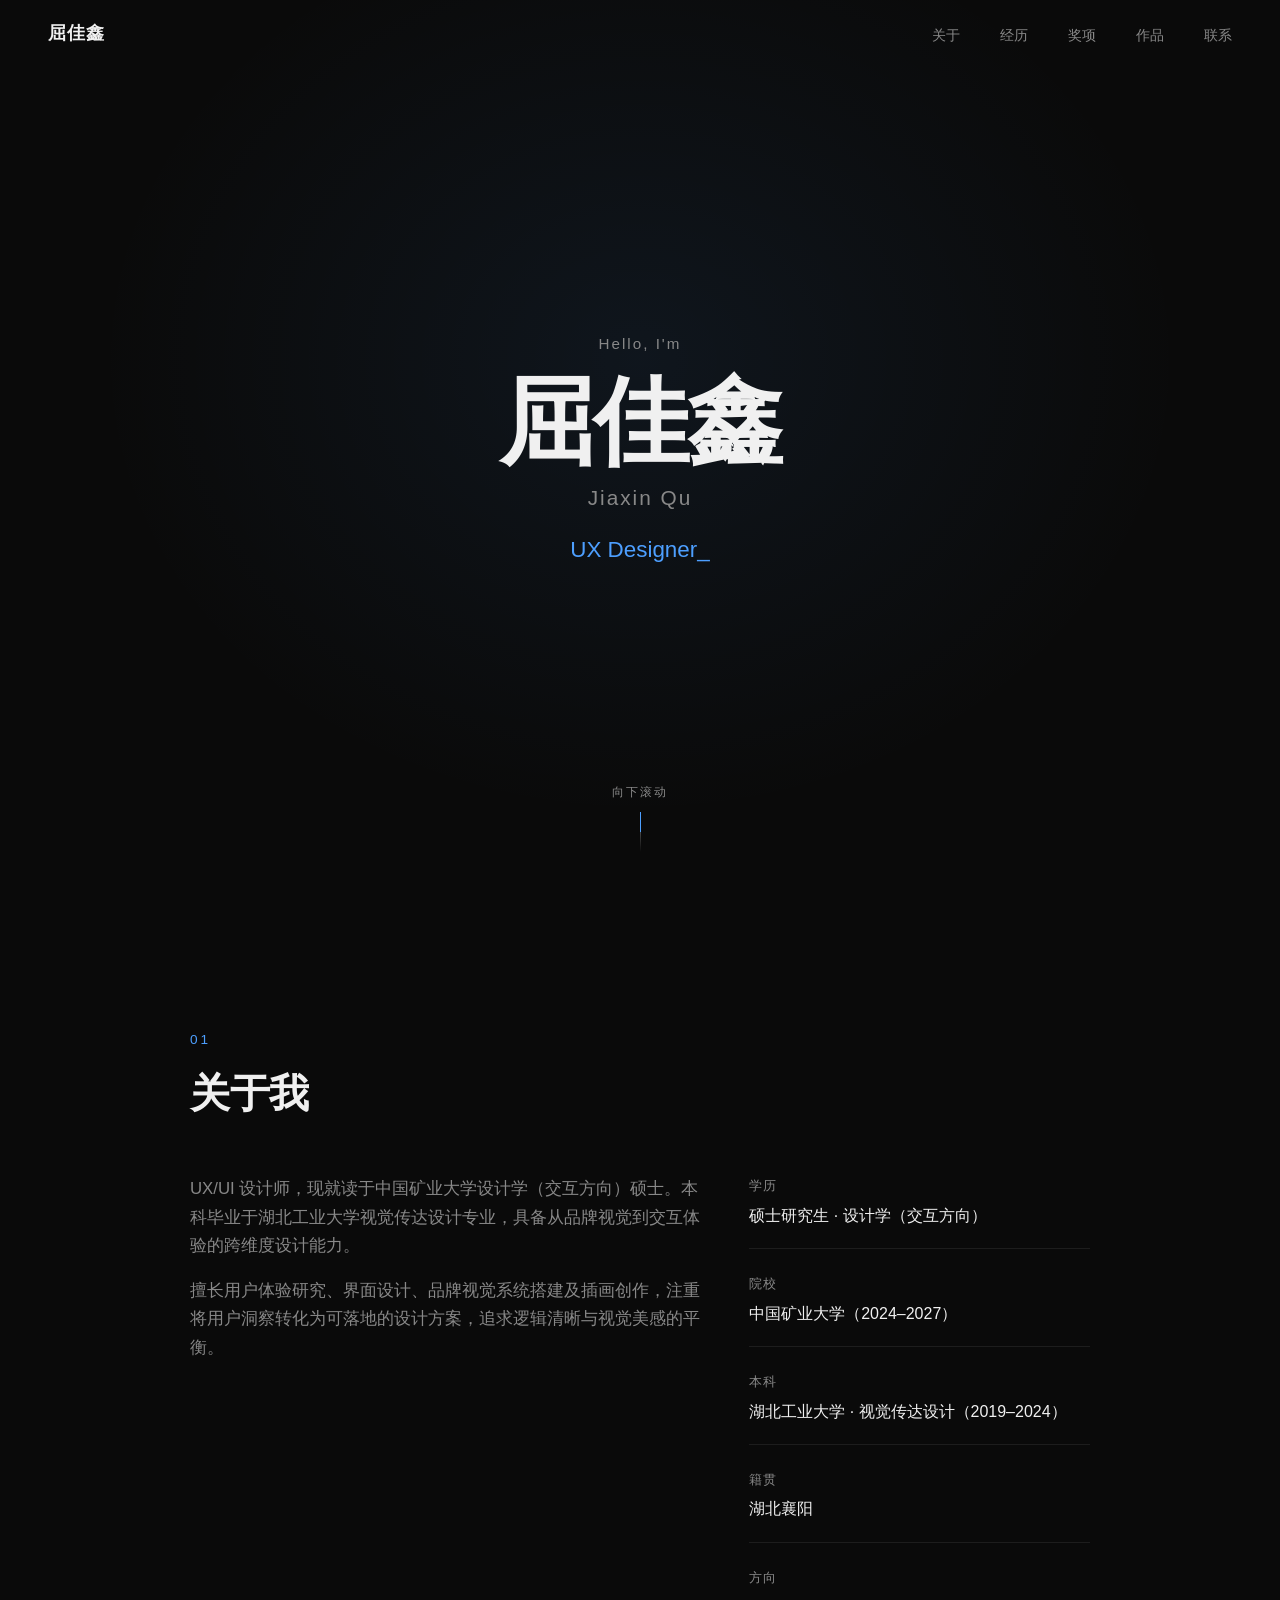
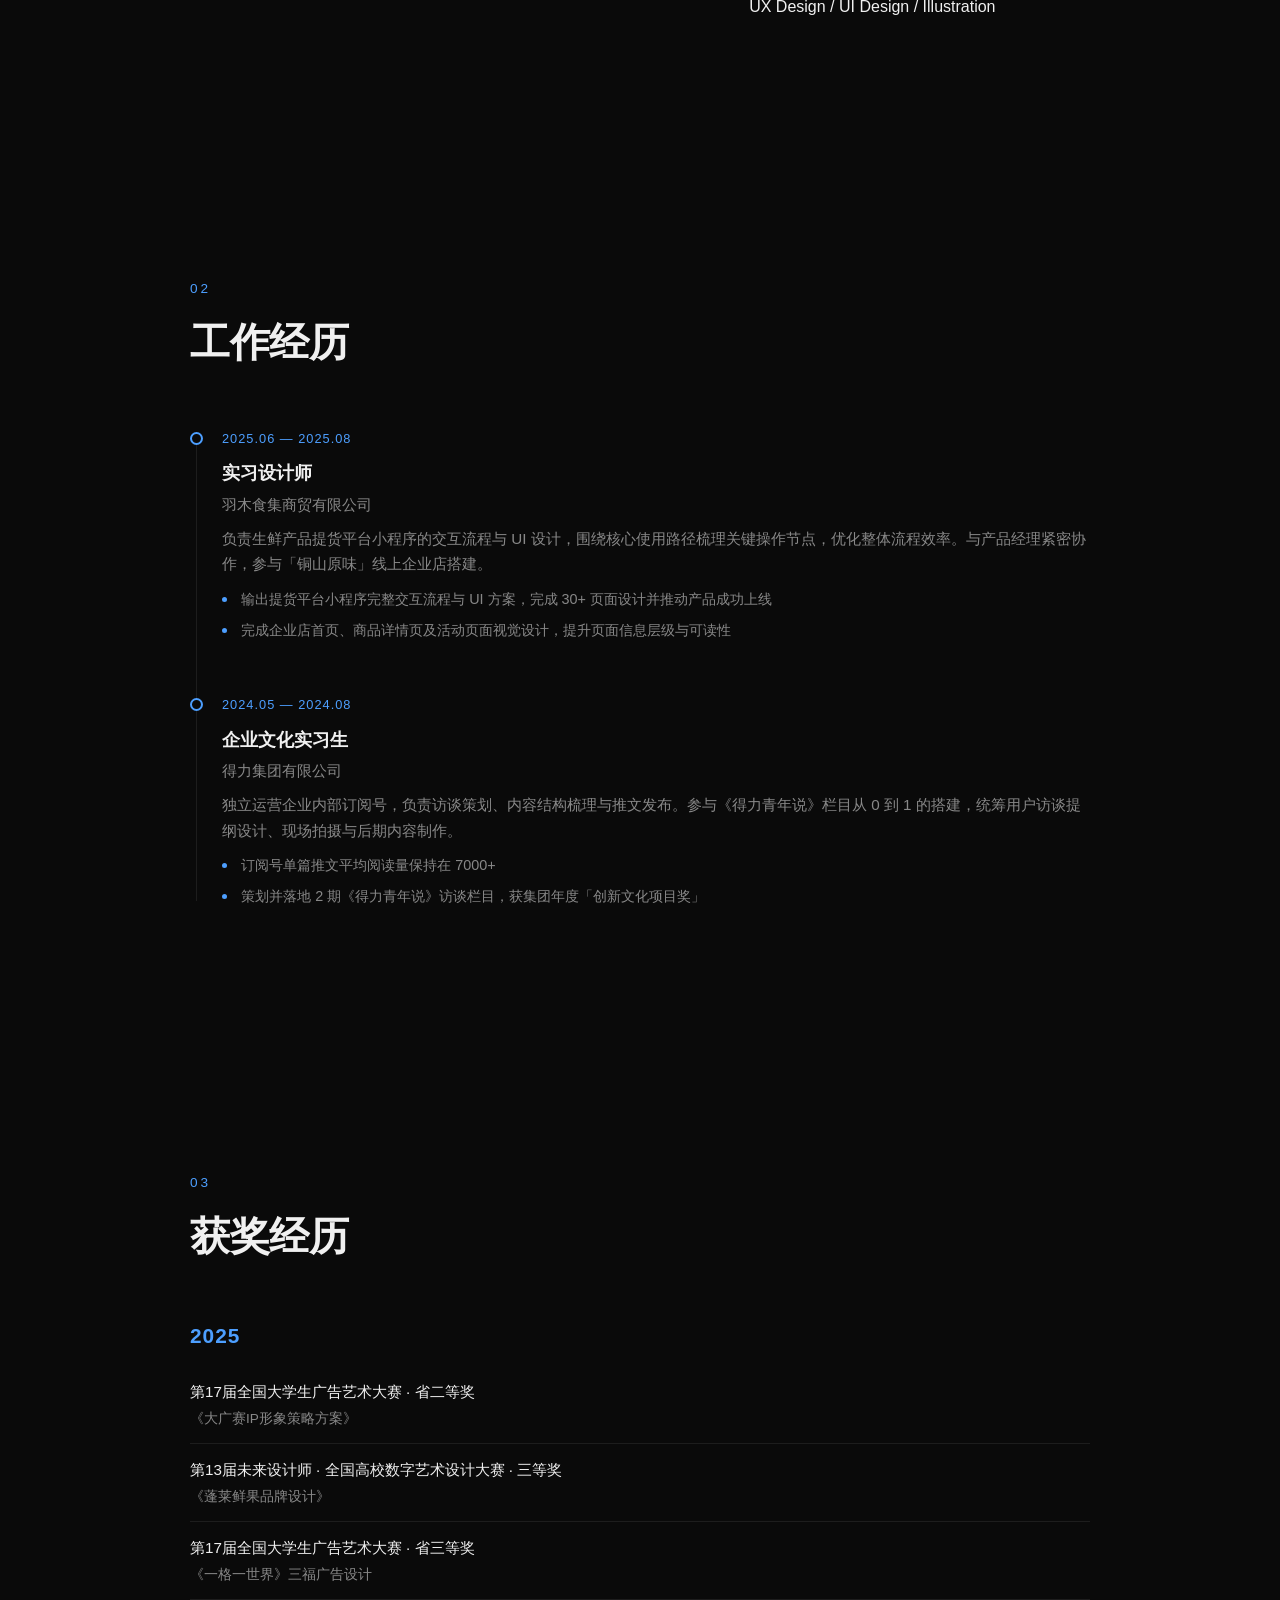
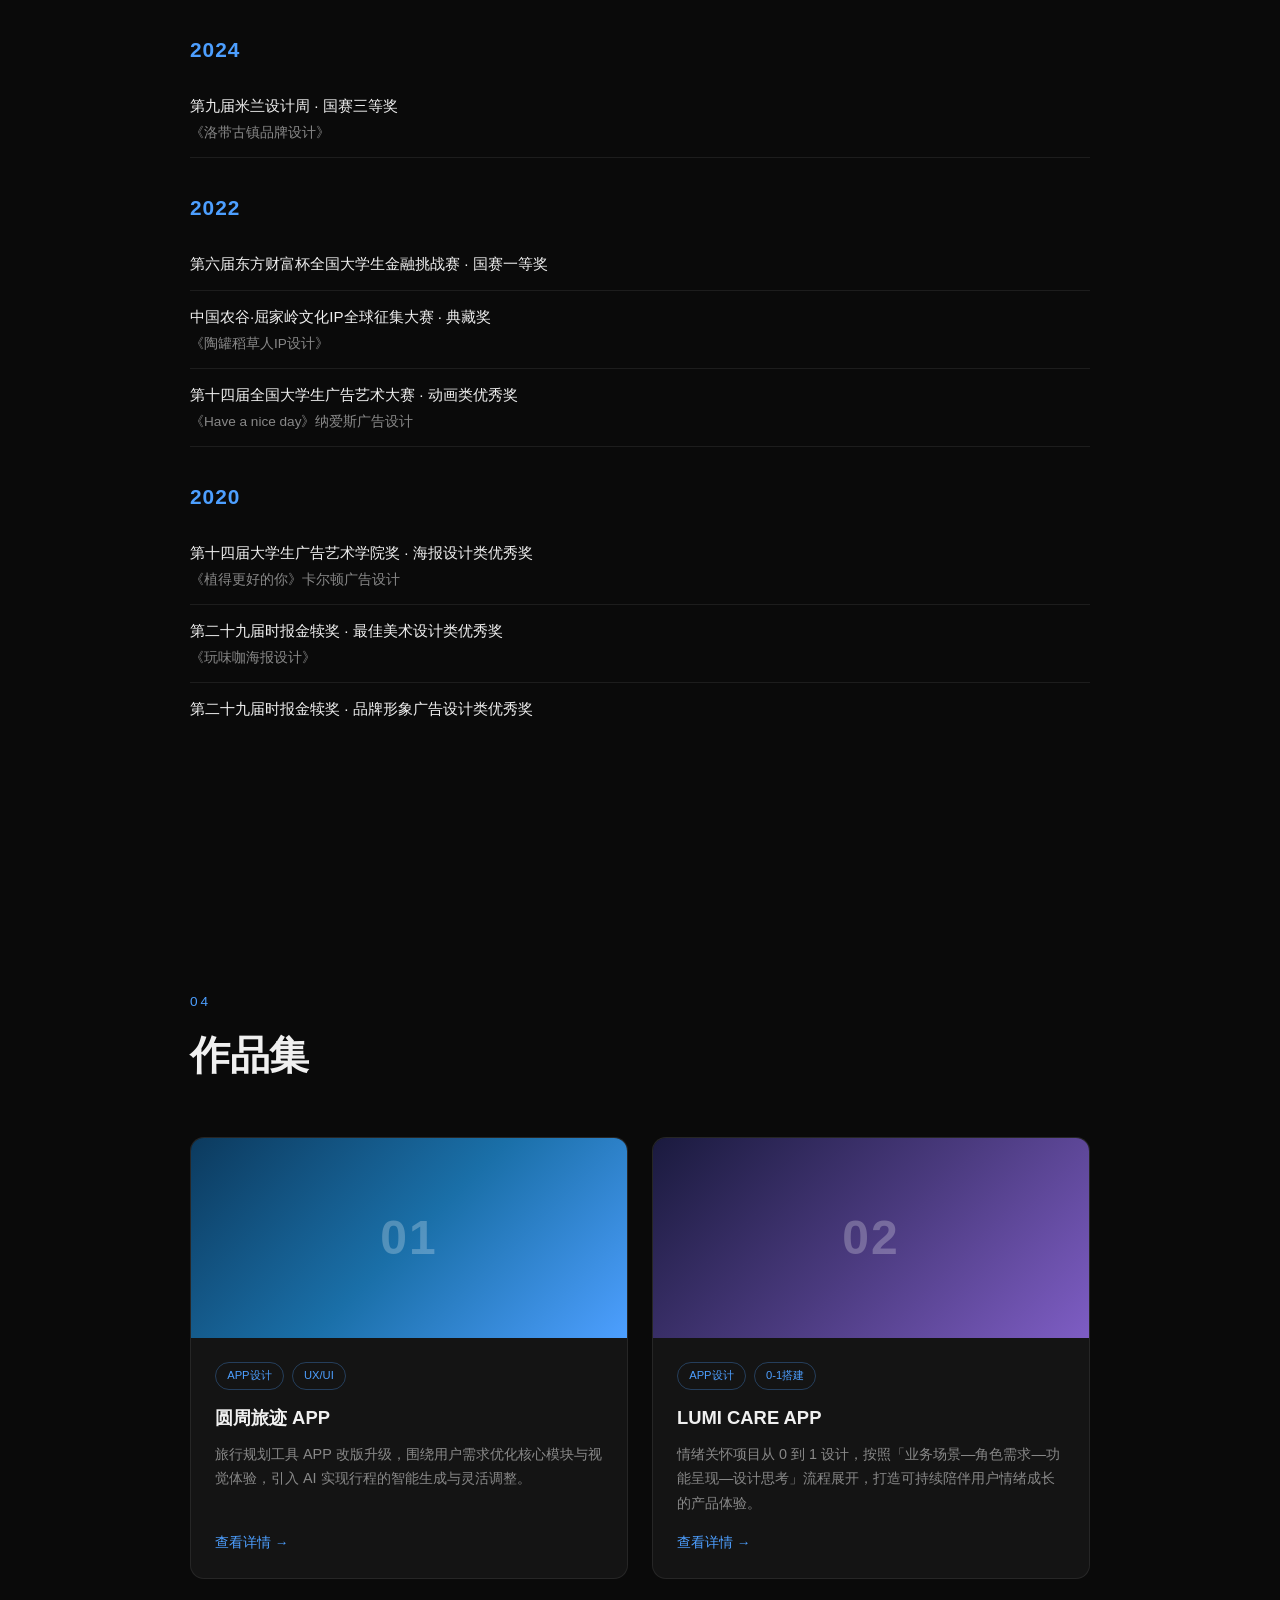
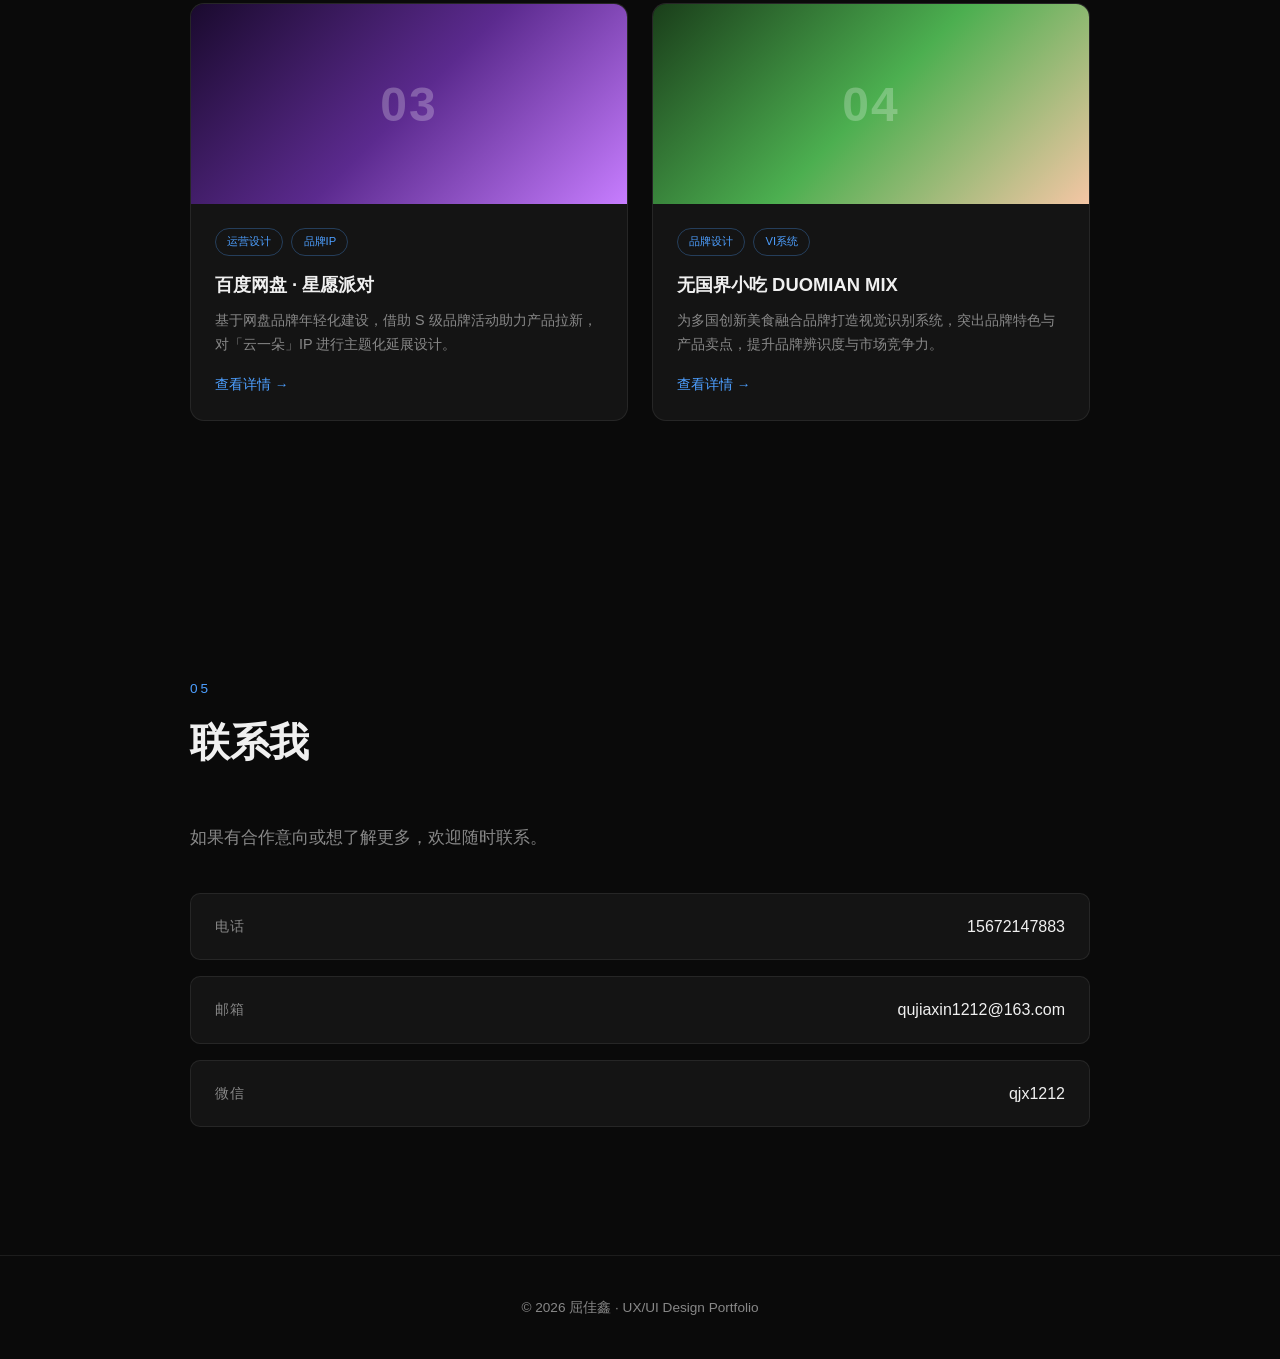
<file: index.html>
<!DOCTYPE html>
<html lang="zh-CN" style="color-scheme: dark;">
<head>
  <meta charset="UTF-8">
  <meta name="viewport" content="width=device-width, initial-scale=1.0">
  <meta name="description" content="屈佳鑫的个人作品集 — UX/UI设计师，展示项目经历、技能与联系方式。">
  <meta name="theme-color" content="#0a0a0a">
  <title>屈佳鑫 | 个人作品集</title>
  <link rel="stylesheet" href="css/style.css">
</head>
<body>

  <a href="#home" class="skip-link">跳到主要内容</a>

  <div class="loader" id="loader">
    <div class="loader-text">Loading…</div>
  </div>

  <nav class="navbar" id="navbar">
    <a href="#home" class="nav-logo" translate="no">屈佳鑫</a>
    <ul class="nav-links" id="navLinks">
      <li><a href="#about" class="nav-link">关于</a></li>
      <li><a href="#experience" class="nav-link">经历</a></li>
      <li><a href="#awards" class="nav-link">奖项</a></li>
      <li><a href="#works" class="nav-link">作品</a></li>
      <li><a href="#contact" class="nav-link">联系</a></li>
    </ul>
    <button class="menu-toggle" id="menuToggle" aria-label="打开菜单" aria-expanded="false">
      <span></span><span></span><span></span>
    </button>
  </nav>

  <div class="scroll-progress" id="scrollProgress" aria-hidden="true"></div>

  <header id="home" class="hero">
    <div class="hero-bg" aria-hidden="true"></div>
    <div class="hero-content">
      <p class="hero-greeting">Hello, I'm</p>
      <h1 class="hero-name" translate="no">屈佳鑫</h1>
      <p class="hero-subname">Jiaxin Qu</p>
      <p class="hero-typed"><span id="typed"></span><span class="cursor" aria-hidden="true">_</span></p>
      <div class="hero-scroll" aria-hidden="true">
        <span>向下滚动</span>
        <div class="scroll-line"></div>
      </div>
    </div>
  </header>

  <main>
    <!-- 关于我 -->
    <section id="about" class="section">
      <div class="section-inner">
        <p class="section-index">01</p>
        <h2 class="section-title">关于我</h2>
        <div class="about-grid">
          <div class="about-text">
            <p>UX/UI 设计师，现就读于中国矿业大学设计学（交互方向）硕士。本科毕业于湖北工业大学视觉传达设计专业，具备从品牌视觉到交互体验的跨维度设计能力。</p>
            <p>擅长用户体验研究、界面设计、品牌视觉系统搭建及插画创作，注重将用户洞察转化为可落地的设计方案，追求逻辑清晰与视觉美感的平衡。</p>
          </div>
          <div class="about-info">
            <div class="info-item">
              <span class="info-label">学历</span>
              <span class="info-value">硕士研究生 · 设计学（交互方向）</span>
            </div>
            <div class="info-item">
              <span class="info-label">院校</span>
              <span class="info-value">中国矿业大学（2024–2027）</span>
            </div>
            <div class="info-item">
              <span class="info-label">本科</span>
              <span class="info-value">湖北工业大学 · 视觉传达设计（2019–2024）</span>
            </div>
            <div class="info-item">
              <span class="info-label">籍贯</span>
              <span class="info-value">湖北襄阳</span>
            </div>
            <div class="info-item">
              <span class="info-label">方向</span>
              <span class="info-value">UX Design / UI Design / Illustration</span>
            </div>
          </div>
        </div>
      </div>
    </section>

    <!-- 工作经历 -->
    <section id="experience" class="section">
      <div class="section-inner">
        <p class="section-index">02</p>
        <h2 class="section-title">工作经历</h2>
        <div class="timeline">
          <div class="timeline-item">
            <div class="timeline-dot" aria-hidden="true"></div>
            <div class="timeline-content">
              <span class="timeline-date">2025.06 — 2025.08</span>
              <h3>实习设计师</h3>
              <p class="timeline-org">羽木食集商贸有限公司</p>
              <div class="timeline-desc">
                <p>负责生鲜产品提货平台小程序的交互流程与 UI 设计，围绕核心使用路径梳理关键操作节点，优化整体流程效率。与产品经理紧密协作，参与「铜山原味」线上企业店搭建。</p>
                <ul class="timeline-achievements">
                  <li>输出提货平台小程序完整交互流程与 UI 方案，完成 30+ 页面设计并推动产品成功上线</li>
                  <li>完成企业店首页、商品详情页及活动页面视觉设计，提升页面信息层级与可读性</li>
                </ul>
              </div>
            </div>
          </div>
          <div class="timeline-item">
            <div class="timeline-dot" aria-hidden="true"></div>
            <div class="timeline-content">
              <span class="timeline-date">2024.05 — 2024.08</span>
              <h3>企业文化实习生</h3>
              <p class="timeline-org">得力集团有限公司</p>
              <div class="timeline-desc">
                <p>独立运营企业内部订阅号，负责访谈策划、内容结构梳理与推文发布。参与《得力青年说》栏目从 0 到 1 的搭建，统筹用户访谈提纲设计、现场拍摄与后期内容制作。</p>
                <ul class="timeline-achievements">
                  <li>订阅号单篇推文平均阅读量保持在 7000+</li>
                  <li>策划并落地 2 期《得力青年说》访谈栏目，获集团年度「创新文化项目奖」</li>
                </ul>
              </div>
            </div>
          </div>
        </div>
      </div>
    </section>

    <!-- 奖项 -->
    <section id="awards" class="section">
      <div class="section-inner">
        <p class="section-index">03</p>
        <h2 class="section-title">获奖经历</h2>
        <div class="awards-list">
          <div class="award-year">2025</div>
          <div class="award-item">
            <span class="award-title">第17届全国大学生广告艺术大赛 · 省二等奖</span>
            <span class="award-project">《大广赛IP形象策略方案》</span>
          </div>
          <div class="award-item">
            <span class="award-title">第13届未来设计师 · 全国高校数字艺术设计大赛 · 三等奖</span>
            <span class="award-project">《蓬莱鲜果品牌设计》</span>
          </div>
          <div class="award-item">
            <span class="award-title">第17届全国大学生广告艺术大赛 · 省三等奖</span>
            <span class="award-project">《一格一世界》三福广告设计</span>
          </div>

          <div class="award-year">2024</div>
          <div class="award-item">
            <span class="award-title">第九届米兰设计周 · 国赛三等奖</span>
            <span class="award-project">《洛带古镇品牌设计》</span>
          </div>

          <div class="award-year">2022</div>
          <div class="award-item">
            <span class="award-title">第六届东方财富杯全国大学生金融挑战赛 · 国赛一等奖</span>
          </div>
          <div class="award-item">
            <span class="award-title">中国农谷·屈家岭文化IP全球征集大赛 · 典藏奖</span>
            <span class="award-project">《陶罐稻草人IP设计》</span>
          </div>
          <div class="award-item">
            <span class="award-title">第十四届全国大学生广告艺术大赛 · 动画类优秀奖</span>
            <span class="award-project">《Have a nice day》纳爱斯广告设计</span>
          </div>

          <div class="award-year">2020</div>
          <div class="award-item">
            <span class="award-title">第十四届大学生广告艺术学院奖 · 海报设计类优秀奖</span>
            <span class="award-project">《植得更好的你》卡尔顿广告设计</span>
          </div>
          <div class="award-item">
            <span class="award-title">第二十九届时报金犊奖 · 最佳美术设计类优秀奖</span>
            <span class="award-project">《玩味咖海报设计》</span>
          </div>
          <div class="award-item">
            <span class="award-title">第二十九届时报金犊奖 · 品牌形象广告设计类优秀奖</span>
          </div>
        </div>
      </div>
    </section>

    <!-- 作品 -->
    <section id="works" class="section">
      <div class="section-inner">
        <p class="section-index">04</p>
        <h2 class="section-title">作品集</h2>

        <div class="works-grid">
          <!-- 项目1: 圆周旅迹APP -->
          <article class="work-card" data-project="travel">
            <div class="work-image work-image--travel">
              <span class="work-number">01</span>
            </div>
            <div class="work-info">
              <div class="work-tags">
                <span class="work-tag">APP设计</span>
                <span class="work-tag">UX/UI</span>
              </div>
              <h3>圆周旅迹 APP</h3>
              <p>旅行规划工具 APP 改版升级，围绕用户需求优化核心模块与视觉体验，引入 AI 实现行程的智能生成与灵活调整。</p>
              <span class="work-link">查看详情 →</span>
            </div>
          </article>

          <!-- 项目2: LUMI CARE APP -->
          <article class="work-card" data-project="lumi">
            <div class="work-image work-image--lumi">
              <span class="work-number">02</span>
            </div>
            <div class="work-info">
              <div class="work-tags">
                <span class="work-tag">APP设计</span>
                <span class="work-tag">0-1搭建</span>
              </div>
              <h3>LUMI CARE APP</h3>
              <p>情绪关怀项目从 0 到 1 设计，按照「业务场景—角色需求—功能呈现—设计思考」流程展开，打造可持续陪伴用户情绪成长的产品体验。</p>
              <span class="work-link">查看详情 →</span>
            </div>
          </article>

          <!-- 项目3: 百度网盘 -->
          <article class="work-card" data-project="baidu">
            <div class="work-image work-image--baidu">
              <span class="work-number">03</span>
            </div>
            <div class="work-info">
              <div class="work-tags">
                <span class="work-tag">运营设计</span>
                <span class="work-tag">品牌IP</span>
              </div>
              <h3>百度网盘 · 星愿派对</h3>
              <p>基于网盘品牌年轻化建设，借助 S 级品牌活动助力产品拉新，对「云一朵」IP 进行主题化延展设计。</p>
              <span class="work-link">查看详情 →</span>
            </div>
          </article>

          <!-- 项目4: 无国界小吃 -->
          <article class="work-card" data-project="snack">
            <div class="work-image work-image--snack">
              <span class="work-number">04</span>
            </div>
            <div class="work-info">
              <div class="work-tags">
                <span class="work-tag">品牌设计</span>
                <span class="work-tag">VI系统</span>
              </div>
              <h3>无国界小吃 DUOMIAN MIX</h3>
              <p>为多国创新美食融合品牌打造视觉识别系统，突出品牌特色与产品卖点，提升品牌辨识度与市场竞争力。</p>
              <span class="work-link">查看详情 →</span>
            </div>
          </article>
        </div>
      </div>
    </section>

    <!-- 联系 -->
    <section id="contact" class="section">
      <div class="section-inner">
        <p class="section-index">05</p>
        <h2 class="section-title">联系我</h2>
        <p class="contact-intro">如果有合作意向或想了解更多，欢迎随时联系。</p>
        <div class="contact-links">
          <a href="tel:15672147883" class="contact-link">
            <span class="contact-label">电话</span>
            <span class="contact-value">15672147883</span>
          </a>
          <a href="mailto:qujiaxin1212@163.com" class="contact-link">
            <span class="contact-label">邮箱</span>
            <span class="contact-value">qujiaxin1212@163.com</span>
          </a>
          <div class="contact-link">
            <span class="contact-label">微信</span>
            <span class="contact-value">qjx1212</span>
          </div>
        </div>
      </div>
    </section>
  </main>

  <footer class="footer">
    <p>© 2026 屈佳鑫 · UX/UI Design Portfolio</p>
  </footer>

  <!-- 项目详情弹窗 -->
  <div class="modal-overlay" id="modalOverlay">
    <div class="modal" id="modal">
      <button class="modal-close" id="modalClose" aria-label="关闭">&times;</button>
      <div class="modal-body" id="modalBody"></div>
    </div>
  </div>

  <script src="js/script.js"></script>
</body>
</html>
</file>
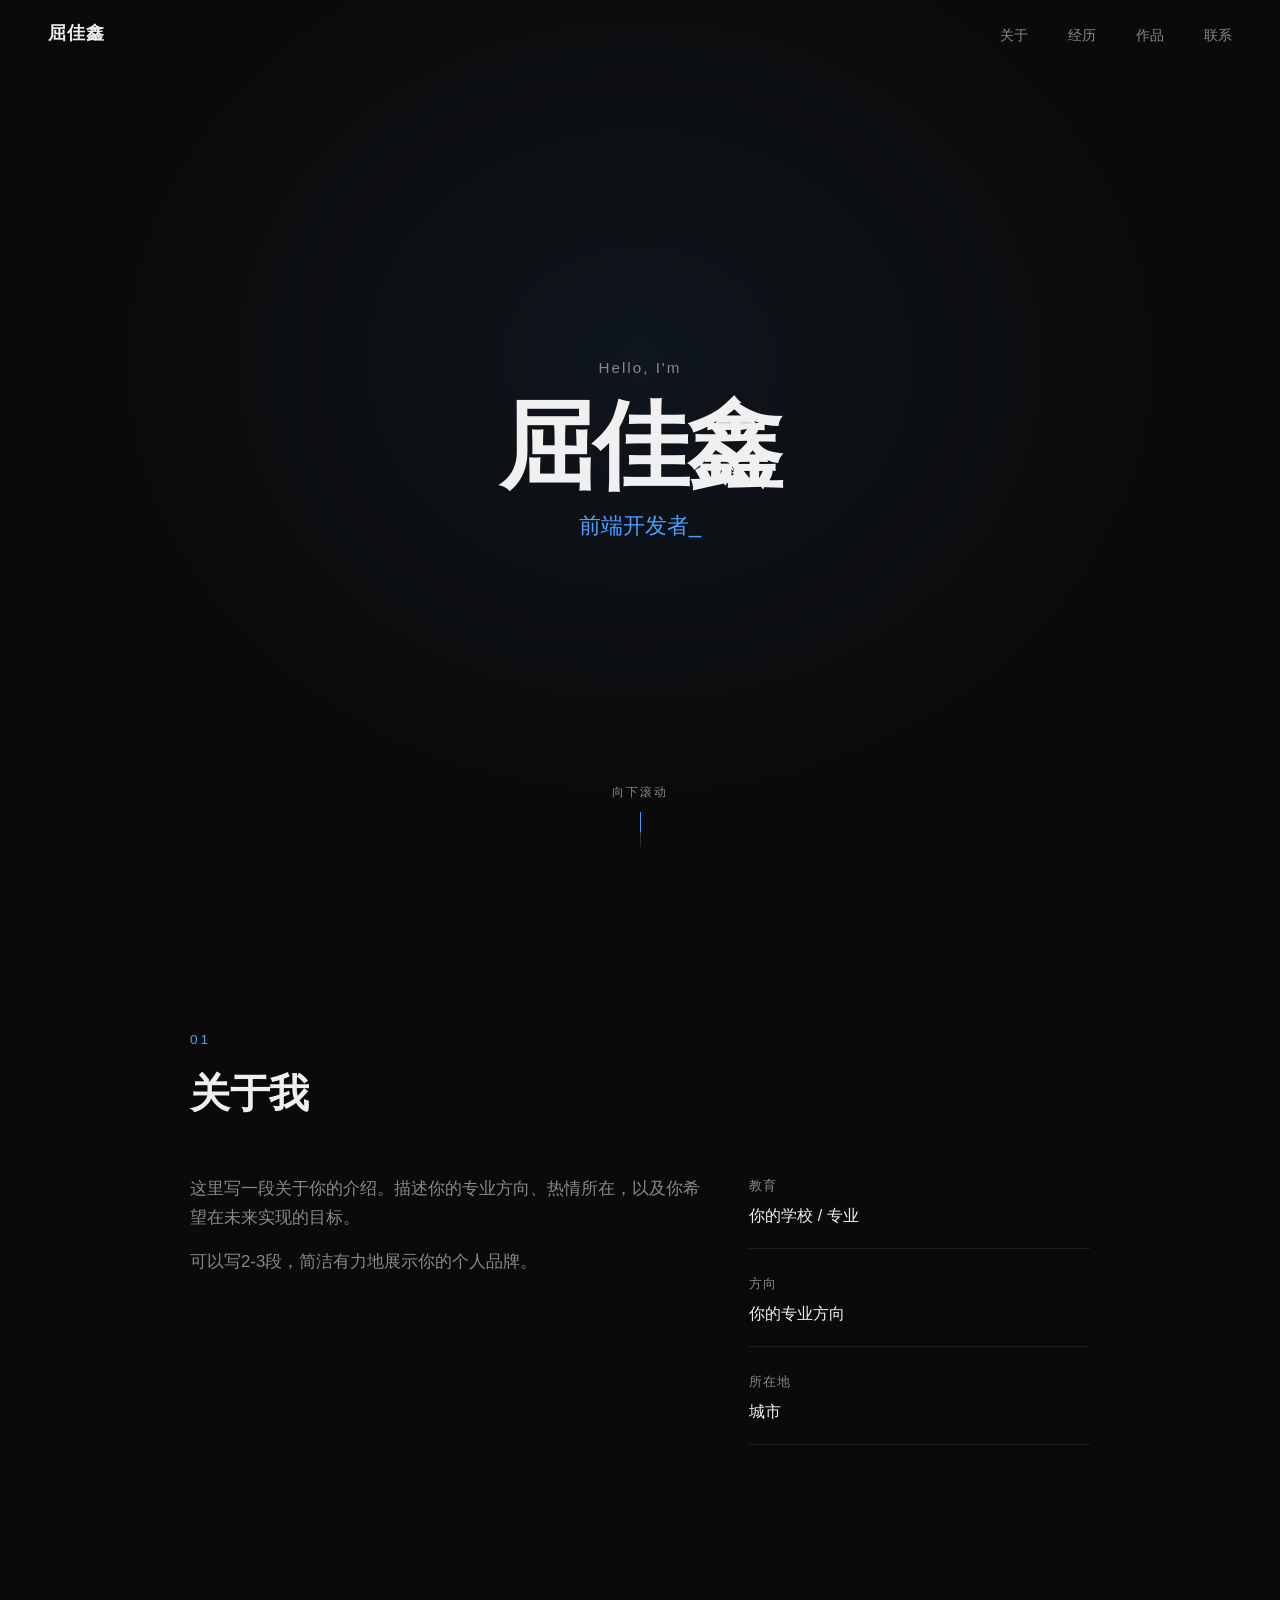
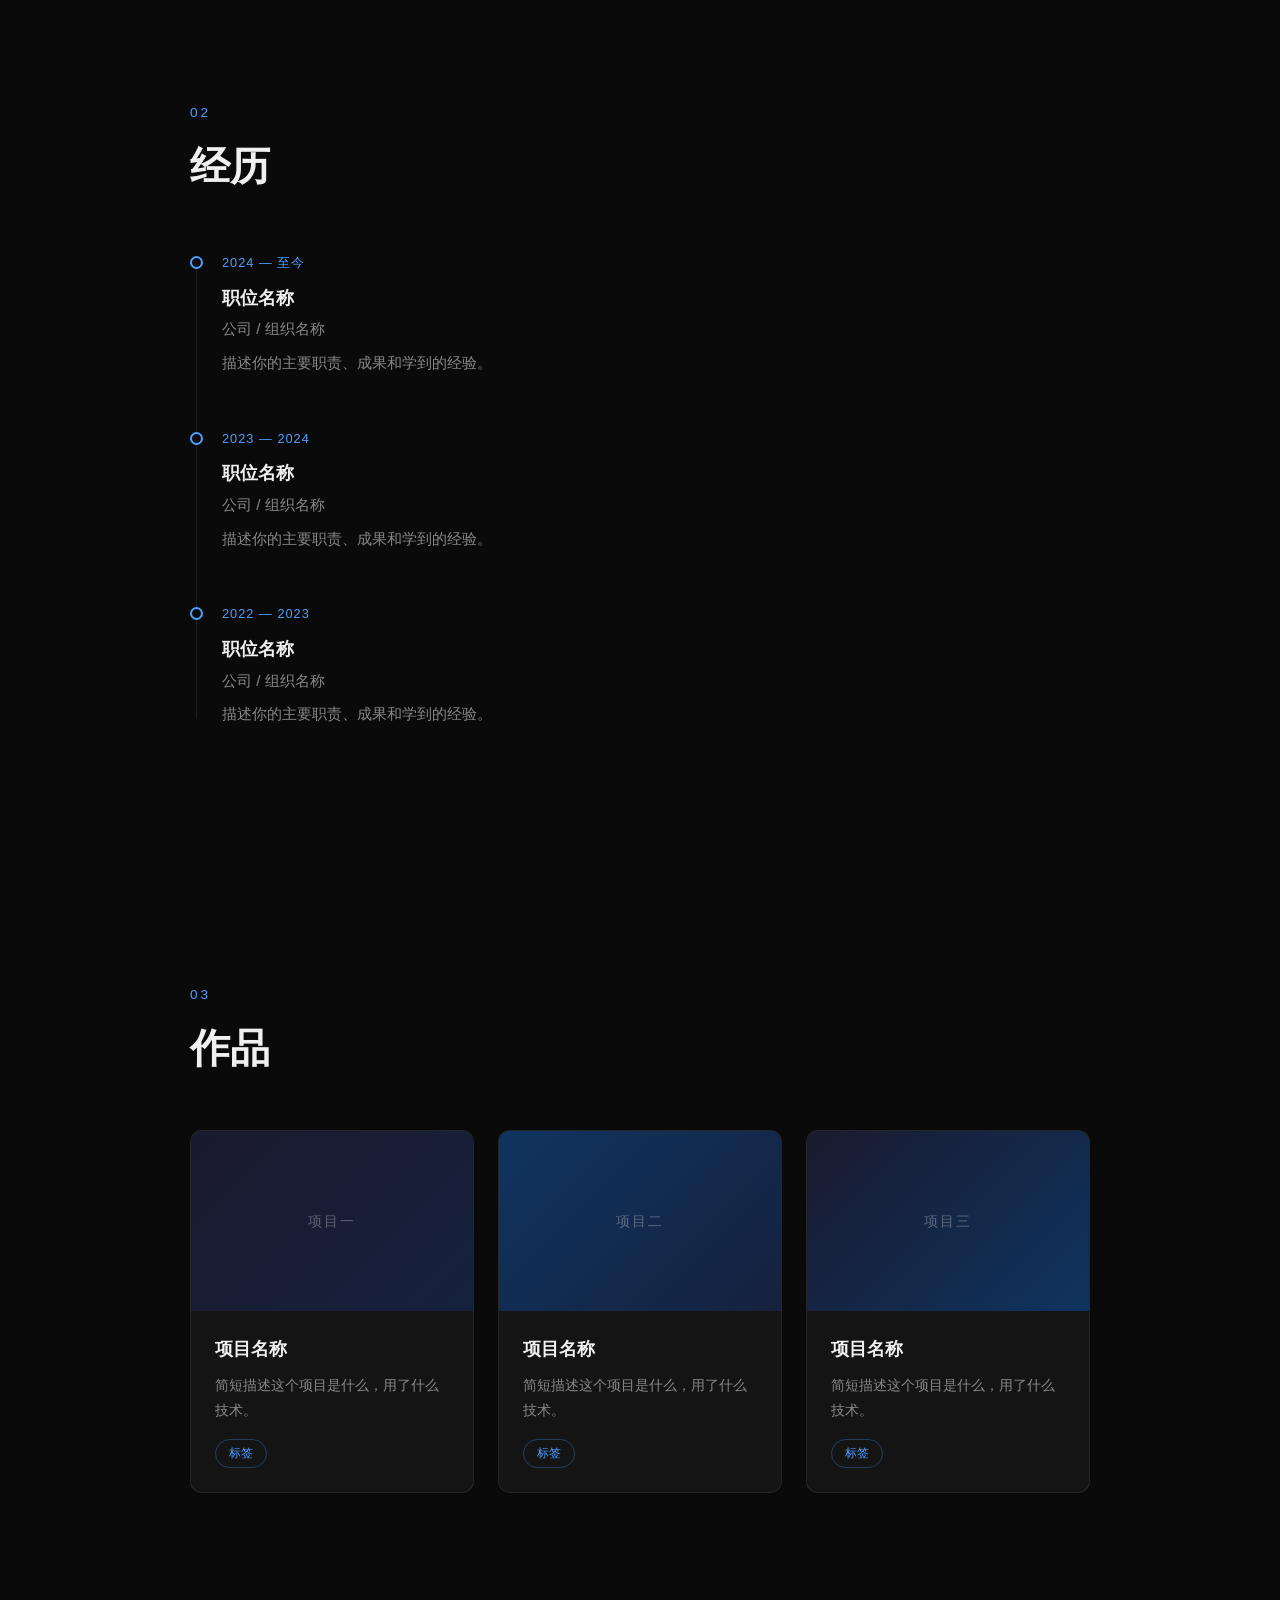
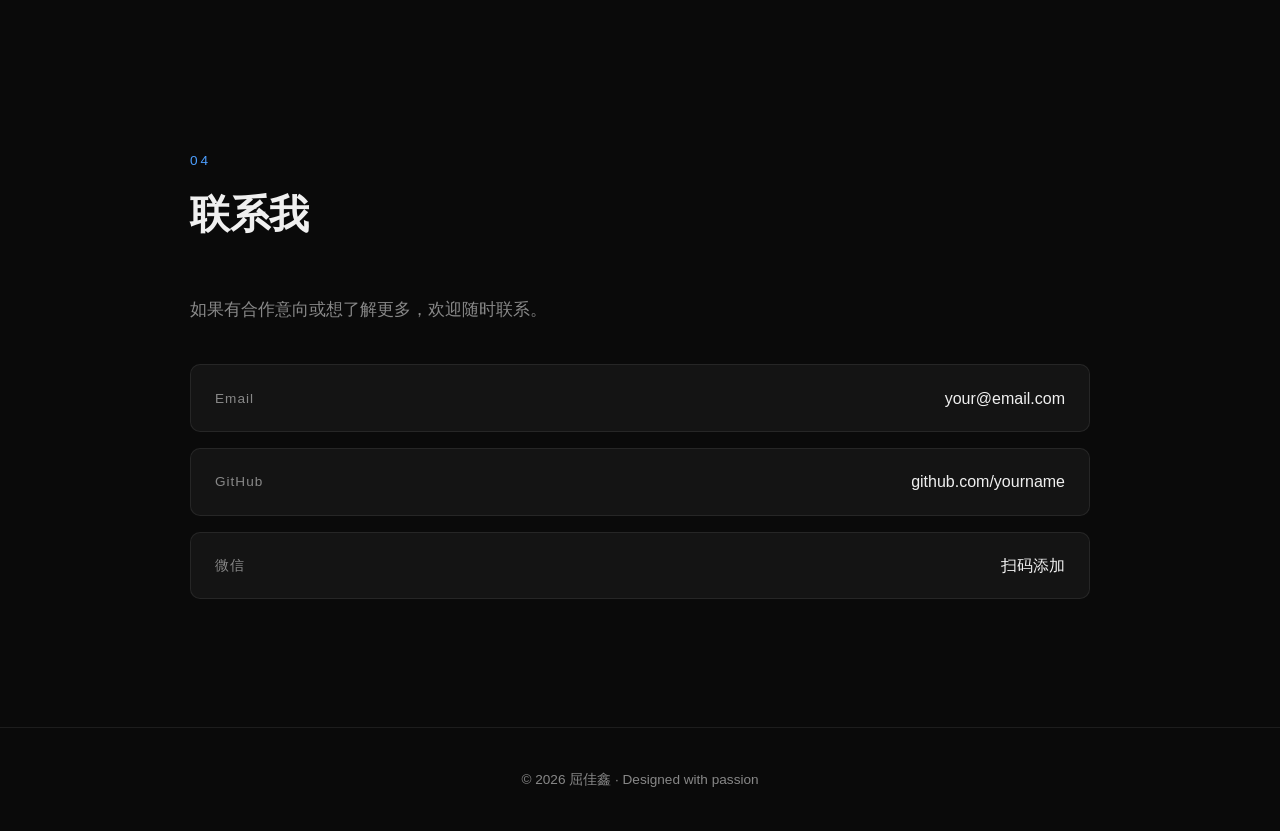
<file: 网站/index.html>
<!DOCTYPE html>
<html lang="zh-CN" style="color-scheme: dark;">
<head>
  <meta charset="UTF-8">
  <meta name="viewport" content="width=device-width, initial-scale=1.0">
  <meta name="description" content="屈佳鑫的个人作品集 — 展示项目经历、技能与联系方式。">
  <meta name="theme-color" content="#0a0a0a">
  <title>屈佳鑫 | 个人作品集</title>
  <link rel="stylesheet" href="css/style.css">
</head>
<body>

  <a href="#home" class="skip-link">跳到主要内容</a>

  <div class="loader" id="loader">
    <div class="loader-text">Loading…</div>
  </div>

  <nav class="navbar" id="navbar">
    <a href="#home" class="nav-logo" translate="no">屈佳鑫</a>
    <ul class="nav-links" id="navLinks">
      <li><a href="#about" class="nav-link">关于</a></li>
      <li><a href="#experience" class="nav-link">经历</a></li>
      <li><a href="#works" class="nav-link">作品</a></li>
      <li><a href="#contact" class="nav-link">联系</a></li>
    </ul>
    <button class="menu-toggle" id="menuToggle" aria-label="打开菜单" aria-expanded="false">
      <span></span><span></span><span></span>
    </button>
  </nav>

  <div class="scroll-progress" id="scrollProgress" aria-hidden="true"></div>

  <header id="home" class="hero">
    <div class="hero-bg" aria-hidden="true"></div>
    <div class="hero-content">
      <p class="hero-greeting">Hello, I'm</p>
      <h1 class="hero-name" translate="no">屈佳鑫</h1>
      <p class="hero-typed"><span id="typed"></span><span class="cursor" aria-hidden="true">_</span></p>
      <div class="hero-scroll" aria-hidden="true">
        <span>向下滚动</span>
        <div class="scroll-line"></div>
      </div>
    </div>
  </header>

  <main>
    <section id="about" class="section">
      <div class="section-inner">
        <p class="section-index">01</p>
        <h2 class="section-title">关于我</h2>
        <div class="about-grid">
          <div class="about-text">
            <p>这里写一段关于你的介绍。描述你的专业方向、热情所在，以及你希望在未来实现的目标。</p>
            <p>可以写2-3段，简洁有力地展示你的个人品牌。</p>
          </div>
          <div class="about-info">
            <div class="info-item">
              <span class="info-label">教育</span>
              <span class="info-value">你的学校 / 专业</span>
            </div>
            <div class="info-item">
              <span class="info-label">方向</span>
              <span class="info-value">你的专业方向</span>
            </div>
            <div class="info-item">
              <span class="info-label">所在地</span>
              <span class="info-value">城市</span>
            </div>
          </div>
        </div>
      </div>
    </section>

    <section id="experience" class="section">
      <div class="section-inner">
        <p class="section-index">02</p>
        <h2 class="section-title">经历</h2>
        <div class="timeline">
          <div class="timeline-item">
            <div class="timeline-dot" aria-hidden="true"></div>
            <div class="timeline-content">
              <span class="timeline-date">2024 — 至今</span>
              <h3>职位名称</h3>
              <p class="timeline-org">公司 / 组织名称</p>
              <p class="timeline-desc">描述你的主要职责、成果和学到的经验。</p>
            </div>
          </div>
          <div class="timeline-item">
            <div class="timeline-dot" aria-hidden="true"></div>
            <div class="timeline-content">
              <span class="timeline-date">2023 — 2024</span>
              <h3>职位名称</h3>
              <p class="timeline-org">公司 / 组织名称</p>
              <p class="timeline-desc">描述你的主要职责、成果和学到的经验。</p>
            </div>
          </div>
          <div class="timeline-item">
            <div class="timeline-dot" aria-hidden="true"></div>
            <div class="timeline-content">
              <span class="timeline-date">2022 — 2023</span>
              <h3>职位名称</h3>
              <p class="timeline-org">公司 / 组织名称</p>
              <p class="timeline-desc">描述你的主要职责、成果和学到的经验。</p>
            </div>
          </div>
        </div>
      </div>
    </section>

    <section id="works" class="section">
      <div class="section-inner">
        <p class="section-index">03</p>
        <h2 class="section-title">作品</h2>
        <div class="works-grid">
          <a href="#" class="work-card">
            <div class="work-image" style="background: linear-gradient(135deg, #1a1a2e, #16213e);">
              <span class="work-placeholder">项目一</span>
            </div>
            <div class="work-info">
              <h3>项目名称</h3>
              <p>简短描述这个项目是什么，用了什么技术。</p>
              <span class="work-tag">标签</span>
            </div>
          </a>
          <a href="#" class="work-card">
            <div class="work-image" style="background: linear-gradient(135deg, #0f3460, #16213e);">
              <span class="work-placeholder">项目二</span>
            </div>
            <div class="work-info">
              <h3>项目名称</h3>
              <p>简短描述这个项目是什么，用了什么技术。</p>
              <span class="work-tag">标签</span>
            </div>
          </a>
          <a href="#" class="work-card">
            <div class="work-image" style="background: linear-gradient(135deg, #1a1a2e, #0f3460);">
              <span class="work-placeholder">项目三</span>
            </div>
            <div class="work-info">
              <h3>项目名称</h3>
              <p>简短描述这个项目是什么，用了什么技术。</p>
              <span class="work-tag">标签</span>
            </div>
          </a>
        </div>
      </div>
    </section>

    <section id="contact" class="section">
      <div class="section-inner">
        <p class="section-index">04</p>
        <h2 class="section-title">联系我</h2>
        <p class="contact-intro">如果有合作意向或想了解更多，欢迎随时联系。</p>
        <div class="contact-links">
          <a href="mailto:your@email.com" class="contact-link">
            <span class="contact-label">Email</span>
            <span class="contact-value">your@email.com</span>
          </a>
          <a href="#" class="contact-link">
            <span class="contact-label">GitHub</span>
            <span class="contact-value">github.com/yourname</span>
          </a>
          <a href="#" class="contact-link">
            <span class="contact-label">微信</span>
            <span class="contact-value">扫码添加</span>
          </a>
        </div>
      </div>
    </section>
  </main>

  <footer class="footer">
    <p>© 2026 屈佳鑫 · Designed with passion</p>
  </footer>

  <script src="js/script.js"></script>
</body>
</html>
</file>
<file: css/style.css>
:root {
  --bg: #0a0a0a;
  --bg-alt: #111111;
  --text: #f0f0f0;
  --muted: #888888;
  --accent: #4d9fff;
  --accent-soft: rgba(77, 159, 255, 0.12);
  --border: rgba(255, 255, 255, 0.08);
  --card: #141414;
  --card-hover: #1a1a1a;
  --focus-ring: rgba(77, 159, 255, 0.5);
}

* {
  margin: 0;
  padding: 0;
  box-sizing: border-box;
}

html {
  scroll-behavior: smooth;
  color-scheme: dark;
}

body {
  font-family: -apple-system, "SF Pro Display", "Segoe UI", "PingFang SC",
    "Microsoft YaHei", sans-serif;
  background: var(--bg);
  color: var(--text);
  line-height: 1.7;
  overflow-x: hidden;
  -webkit-tap-highlight-color: transparent;
}

/* Skip Link */
.skip-link {
  position: absolute;
  top: -100%;
  left: 1rem;
  z-index: 300;
  padding: 0.8rem 1.5rem;
  background: var(--accent);
  color: #fff;
  border-radius: 6px;
  font-size: 0.9rem;
  text-decoration: none;
  transition: top 0.3s ease;
}

.skip-link:focus-visible {
  top: 1rem;
}

/* Loader */
.loader {
  position: fixed;
  inset: 0;
  background: var(--bg);
  display: flex;
  align-items: center;
  justify-content: center;
  z-index: 9999;
  transition: opacity 0.6s ease, visibility 0.6s ease;
}

.loader.hidden {
  opacity: 0;
  visibility: hidden;
}

.loader-text {
  font-size: 0.9rem;
  color: var(--muted);
  letter-spacing: 3px;
  text-transform: uppercase;
  animation: pulse 1.5s ease infinite;
}

@keyframes pulse {
  0%, 100% { opacity: 0.3; }
  50% { opacity: 1; }
}

/* Scroll Progress */
.scroll-progress {
  position: fixed;
  top: 0;
  left: 0;
  height: 2px;
  background: var(--accent);
  width: 0%;
  z-index: 200;
  transition: width 0.1s ease;
}

/* Focus Visible */
a:focus-visible,
button:focus-visible {
  outline: 2px solid var(--accent);
  outline-offset: 3px;
  border-radius: 4px;
}

/* Navbar */
.navbar {
  position: fixed;
  top: 0;
  width: 100%;
  display: flex;
  justify-content: space-between;
  align-items: center;
  padding: 1.2rem 3rem;
  background: rgba(10, 10, 10, 0);
  z-index: 100;
  transition: background 0.4s ease, padding 0.4s ease;
}

.navbar.scrolled {
  background: rgba(10, 10, 10, 0.85);
  backdrop-filter: blur(20px);
  -webkit-backdrop-filter: blur(20px);
  border-bottom: 1px solid var(--border);
  padding: 0.8rem 3rem;
}

.nav-logo {
  font-weight: 700;
  font-size: 1.1rem;
  text-decoration: none;
  color: var(--text);
  letter-spacing: 1px;
  touch-action: manipulation;
}

.nav-links {
  display: flex;
  gap: 2.5rem;
  list-style: none;
}

.nav-link {
  text-decoration: none;
  color: var(--muted);
  font-size: 0.9rem;
  transition: color 0.3s ease;
  position: relative;
  padding: 0.3rem 0;
  touch-action: manipulation;
}

.nav-link::after {
  content: "";
  position: absolute;
  bottom: 0;
  left: 0;
  width: 0;
  height: 1px;
  background: var(--accent);
  transition: width 0.3s ease;
}

.nav-link:hover,
.nav-link.active {
  color: var(--text);
}

.nav-link:hover::after,
.nav-link.active::after {
  width: 100%;
}

/* Mobile Menu Toggle */
.menu-toggle {
  display: none;
  flex-direction: column;
  gap: 5px;
  background: none;
  border: none;
  cursor: pointer;
  padding: 0.5rem;
  touch-action: manipulation;
}

.menu-toggle span {
  width: 24px;
  height: 2px;
  background: var(--text);
  transition: transform 0.3s ease, opacity 0.3s ease;
}

.menu-toggle.open span:nth-child(1) {
  transform: rotate(45deg) translate(5px, 5px);
}
.menu-toggle.open span:nth-child(2) {
  opacity: 0;
}
.menu-toggle.open span:nth-child(3) {
  transform: rotate(-45deg) translate(5px, -5px);
}

/* Hero */
.hero {
  min-height: 100vh;
  display: flex;
  align-items: center;
  justify-content: center;
  position: relative;
  overflow: hidden;
  padding: env(safe-area-inset-top) env(safe-area-inset-right) env(safe-area-inset-bottom) env(safe-area-inset-left);
}

.hero-bg {
  position: absolute;
  inset: 0;
  background: radial-gradient(
    ellipse at 50% 40%,
    rgba(77, 159, 255, 0.08) 0%,
    transparent 60%
  );
}

.hero-content {
  text-align: center;
  z-index: 1;
  padding: 0 1.5rem;
}

.hero-greeting {
  font-size: 0.95rem;
  color: var(--muted);
  letter-spacing: 2px;
  margin-bottom: 0.8rem;
  opacity: 0;
  animation: fadeIn 0.8s ease 0.3s forwards;
}

.hero-name {
  font-size: clamp(3rem, 8vw, 6rem);
  font-weight: 800;
  letter-spacing: -2px;
  line-height: 1.1;
  margin-bottom: 0.3rem;
  text-wrap: balance;
  opacity: 0;
  transform: translateY(30px);
  animation: fadeUp 0.8s ease 0.5s forwards;
}

.hero-subname {
  font-size: clamp(1rem, 2vw, 1.3rem);
  color: var(--muted);
  letter-spacing: 2px;
  margin-bottom: 1rem;
  opacity: 0;
  animation: fadeIn 0.8s ease 0.7s forwards;
}

.hero-typed {
  font-size: clamp(1rem, 2.5vw, 1.4rem);
  color: var(--accent);
  font-weight: 400;
  min-height: 2rem;
  opacity: 0;
  animation: fadeIn 0.8s ease 0.9s forwards;
}

.cursor {
  animation: blink 0.8s infinite;
  color: var(--accent);
}

@keyframes blink {
  0%, 50% { opacity: 1; }
  51%, 100% { opacity: 0; }
}

@keyframes fadeIn {
  to { opacity: 1; }
}

@keyframes fadeUp {
  to { opacity: 1; transform: translateY(0); }
}

.hero-scroll {
  position: absolute;
  bottom: 3rem;
  left: 50%;
  transform: translateX(-50%);
  display: flex;
  flex-direction: column;
  align-items: center;
  gap: 0.6rem;
  opacity: 0;
  animation: fadeIn 1s ease 1.5s forwards;
}

.hero-scroll span {
  font-size: 0.75rem;
  color: var(--muted);
  letter-spacing: 2px;
  text-transform: uppercase;
}

.scroll-line {
  width: 1px;
  height: 40px;
  background: linear-gradient(to bottom, var(--muted), transparent);
  position: relative;
  overflow: hidden;
}

.scroll-line::after {
  content: "";
  position: absolute;
  top: 0;
  left: 0;
  width: 100%;
  height: 50%;
  background: var(--accent);
  animation: scrollDown 2s ease infinite;
}

@keyframes scrollDown {
  0% { transform: translateY(-100%); }
  100% { transform: translateY(200%); }
}

/* Sections */
.section {
  padding: 8rem 3rem;
  scroll-margin-top: 80px;
  position: relative;
}

.section-inner {
  max-width: 900px;
  margin: 0 auto;
}

.section-index {
  font-size: 0.85rem;
  color: var(--accent);
  letter-spacing: 3px;
  margin-bottom: 0.5rem;
}

.section-title {
  font-size: clamp(1.8rem, 4vw, 2.5rem);
  font-weight: 700;
  margin-bottom: 3rem;
  letter-spacing: -0.5px;
  text-wrap: balance;
}

/* About */
.about-grid {
  display: grid;
  grid-template-columns: 1.5fr 1fr;
  gap: 3rem;
}

.about-text p {
  color: var(--muted);
  font-size: 1.05rem;
  margin-bottom: 1rem;
  overflow-wrap: break-word;
}

.about-info {
  display: flex;
  flex-direction: column;
  gap: 1.5rem;
  min-width: 0;
}

.info-item {
  display: flex;
  flex-direction: column;
  gap: 0.3rem;
  padding-bottom: 1.2rem;
  border-bottom: 1px solid var(--border);
}

.info-item:last-child {
  border-bottom: none;
  padding-bottom: 0;
}

.info-label {
  font-size: 0.8rem;
  color: var(--muted);
  letter-spacing: 1px;
}

.info-value {
  font-size: 1rem;
  color: var(--text);
  overflow-wrap: break-word;
}

/* Timeline */
.timeline {
  position: relative;
  padding-left: 2rem;
}

.timeline::before {
  content: "";
  position: absolute;
  left: 6px;
  top: 8px;
  bottom: 8px;
  width: 1px;
  background: var(--border);
}

.timeline-item {
  position: relative;
  margin-bottom: 3rem;
}

.timeline-item:last-child {
  margin-bottom: 0;
}

.timeline-dot {
  position: absolute;
  left: -2rem;
  top: 8px;
  width: 13px;
  height: 13px;
  border-radius: 50%;
  background: var(--bg);
  border: 2px solid var(--accent);
  transition: background 0.3s ease, box-shadow 0.3s ease;
}

.timeline-item:hover .timeline-dot {
  background: var(--accent);
  box-shadow: 0 0 12px rgba(77, 159, 255, 0.5);
}

.timeline-date {
  font-size: 0.8rem;
  color: var(--accent);
  letter-spacing: 1px;
}

.timeline-content h3 {
  font-size: 1.15rem;
  font-weight: 600;
  margin: 0.4rem 0 0.2rem;
  text-wrap: balance;
}

.timeline-org {
  color: var(--muted);
  font-size: 0.95rem;
  margin-bottom: 0.5rem;
}

.timeline-desc {
  color: var(--muted);
  font-size: 0.95rem;
  overflow-wrap: break-word;
}

.timeline-desc p {
  margin-bottom: 0.6rem;
}

.timeline-achievements {
  list-style: none;
  padding: 0;
  margin-top: 0.5rem;
}

.timeline-achievements li {
  position: relative;
  padding-left: 1.2rem;
  margin-bottom: 0.4rem;
  color: var(--muted);
  font-size: 0.9rem;
}

.timeline-achievements li::before {
  content: "";
  position: absolute;
  left: 0;
  top: 0.7em;
  width: 5px;
  height: 5px;
  border-radius: 50%;
  background: var(--accent);
}

/* Awards */
.awards-list {
  display: flex;
  flex-direction: column;
  gap: 0;
}

.award-year {
  font-size: 1.3rem;
  font-weight: 700;
  color: var(--accent);
  margin-top: 2rem;
  margin-bottom: 0.8rem;
  letter-spacing: 1px;
}

.award-year:first-child {
  margin-top: 0;
}

.award-item {
  display: flex;
  flex-direction: column;
  gap: 0.15rem;
  padding: 0.8rem 0;
  border-bottom: 1px solid var(--border);
}

.award-item:last-child {
  border-bottom: none;
}

.award-title {
  font-size: 0.95rem;
  color: var(--text);
}

.award-project {
  font-size: 0.85rem;
  color: var(--muted);
}

/* Works */
.works-grid {
  display: grid;
  grid-template-columns: repeat(2, 1fr);
  gap: 1.5rem;
}

.work-card {
  display: flex;
  flex-direction: column;
  background: var(--card);
  border: 1px solid var(--border);
  border-radius: 14px;
  overflow: hidden;
  cursor: pointer;
  transition: transform 0.4s ease, border-color 0.4s ease, background 0.4s ease;
  touch-action: manipulation;
}

.work-card:hover {
  transform: translateY(-6px);
  border-color: rgba(77, 159, 255, 0.3);
  background: var(--card-hover);
}

.work-image {
  height: 200px;
  display: flex;
  align-items: center;
  justify-content: center;
  position: relative;
  overflow: hidden;
}

.work-image--travel {
  background: linear-gradient(135deg, #0c3a5e, #1a6fa8, #4d9fff);
}

.work-image--lumi {
  background: linear-gradient(135deg, #1a1a3e, #4a3a7e, #7e5dc4);
}

.work-image--baidu {
  background: linear-gradient(135deg, #1a0a2e, #5b2a8e, #c77dff);
}

.work-image--snack {
  background: linear-gradient(135deg, #1a3e1a, #4caf50, #f5c6a5);
}

.work-number {
  font-size: 3rem;
  font-weight: 800;
  color: rgba(255, 255, 255, 0.25);
  letter-spacing: 2px;
  transition: transform 0.4s ease, color 0.4s ease;
}

.work-card:hover .work-number {
  transform: scale(1.1);
  color: rgba(255, 255, 255, 0.4);
}

.work-info {
  padding: 1.5rem;
  min-width: 0;
  flex: 1;
  display: flex;
  flex-direction: column;
}

.work-tags {
  display: flex;
  gap: 0.5rem;
  margin-bottom: 0.8rem;
  flex-wrap: wrap;
}

.work-tag {
  font-size: 0.7rem;
  color: var(--accent);
  padding: 0.2rem 0.7rem;
  border: 1px solid rgba(77, 159, 255, 0.3);
  border-radius: 999px;
}

.work-info h3 {
  font-size: 1.15rem;
  font-weight: 600;
  margin-bottom: 0.5rem;
  text-wrap: balance;
}

.work-info p {
  color: var(--muted);
  font-size: 0.9rem;
  margin-bottom: 1rem;
  overflow-wrap: break-word;
  flex: 1;
}

.work-link {
  font-size: 0.85rem;
  color: var(--accent);
  transition: gap 0.3s ease;
}

/* Modal */
.modal-overlay {
  position: fixed;
  inset: 0;
  background: rgba(0, 0, 0, 0.8);
  backdrop-filter: blur(8px);
  -webkit-backdrop-filter: blur(8px);
  z-index: 500;
  display: flex;
  align-items: flex-start;
  justify-content: center;
  padding: 2rem;
  opacity: 0;
  visibility: hidden;
  transition: opacity 0.3s ease, visibility 0.3s ease;
  overflow-y: auto;
}

.modal-overlay.open {
  opacity: 1;
  visibility: visible;
}

.modal {
  background: var(--bg-alt);
  border: 1px solid var(--border);
  border-radius: 16px;
  max-width: 720px;
  width: 100%;
  margin: auto;
  position: relative;
  transform: translateY(30px);
  transition: transform 0.3s ease;
}

.modal-overlay.open .modal {
  transform: translateY(0);
}

.modal-close {
  position: absolute;
  top: 1rem;
  right: 1rem;
  width: 36px;
  height: 36px;
  border-radius: 50%;
  background: rgba(255, 255, 255, 0.08);
  border: none;
  color: var(--text);
  font-size: 1.4rem;
  cursor: pointer;
  display: flex;
  align-items: center;
  justify-content: center;
  transition: background 0.3s ease;
  z-index: 1;
}

.modal-close:hover {
  background: rgba(255, 255, 255, 0.15);
}

.modal-body {
  padding: 2.5rem;
  max-height: 85vh;
  overflow-y: auto;
}

.modal-body::-webkit-scrollbar {
  width: 6px;
}
.modal-body::-webkit-scrollbar-track {
  background: transparent;
}
.modal-body::-webkit-scrollbar-thumb {
  background: var(--border);
  border-radius: 3px;
}

.modal-header {
  margin-bottom: 1.5rem;
}

.modal-tags {
  display: flex;
  gap: 0.5rem;
  margin-bottom: 0.8rem;
  flex-wrap: wrap;
}

.modal-title {
  font-size: 1.6rem;
  font-weight: 700;
  margin-bottom: 0.5rem;
}

.modal-subtitle {
  font-size: 0.9rem;
  color: var(--muted);
}

.modal-section {
  margin-bottom: 1.8rem;
}

.modal-section h4 {
  font-size: 0.85rem;
  color: var(--accent);
  letter-spacing: 1px;
  margin-bottom: 0.6rem;
  text-transform: uppercase;
}

.modal-section p {
  color: var(--muted);
  font-size: 0.95rem;
  margin-bottom: 0.5rem;
}

.modal-section ul {
  list-style: none;
  padding: 0;
}

.modal-section li {
  position: relative;
  padding-left: 1.2rem;
  margin-bottom: 0.5rem;
  color: var(--muted);
  font-size: 0.9rem;
}

.modal-section li::before {
  content: "";
  position: absolute;
  left: 0;
  top: 0.65em;
  width: 5px;
  height: 5px;
  border-radius: 50%;
  background: var(--accent);
}

.modal-colors {
  display: flex;
  gap: 0.8rem;
  flex-wrap: wrap;
}

.modal-color-chip {
  width: 48px;
  height: 48px;
  border-radius: 10px;
  border: 1px solid var(--border);
}

/* Contact */
.contact-intro {
  color: var(--muted);
  font-size: 1.05rem;
  margin-bottom: 2.5rem;
}

.contact-links {
  display: flex;
  flex-direction: column;
  gap: 1rem;
}

.contact-link {
  display: flex;
  justify-content: space-between;
  align-items: center;
  padding: 1.2rem 1.5rem;
  background: var(--card);
  border: 1px solid var(--border);
  border-radius: 10px;
  text-decoration: none;
  color: inherit;
  transition: border-color 0.3s ease, transform 0.3s ease;
  touch-action: manipulation;
  min-width: 0;
  cursor: pointer;
}

a.contact-link:hover {
  border-color: var(--accent);
  transform: translateX(8px);
}

.contact-label {
  font-size: 0.85rem;
  color: var(--muted);
  letter-spacing: 1px;
  flex-shrink: 0;
}

.contact-value {
  font-size: 1rem;
  color: var(--text);
  overflow-wrap: break-word;
  text-align: right;
}

/* Footer */
.footer {
  text-align: center;
  padding: 2.5rem;
  color: var(--muted);
  font-size: 0.85rem;
  border-top: 1px solid var(--border);
}

/* Scroll Reveal */
.reveal {
  opacity: 0;
  transform: translateY(40px);
  transition: opacity 0.7s ease, transform 0.7s ease;
}

.reveal.visible {
  opacity: 1;
  transform: translateY(0);
}

/* Responsive */
@media (max-width: 768px) {
  .navbar {
    padding: 1rem 1.5rem;
  }
  .navbar.scrolled {
    padding: 0.8rem 1.5rem;
  }
  .nav-links {
    position: fixed;
    top: 0;
    right: -100%;
    width: 70%;
    height: 100vh;
    height: 100dvh;
    flex-direction: column;
    background: var(--bg-alt);
    padding: 5rem 2rem;
    padding-top: calc(5rem + env(safe-area-inset-top));
    padding-bottom: env(safe-area-inset-bottom);
    gap: 1.5rem;
    transition: right 0.4s ease;
    overscroll-behavior: contain;
    overflow-y: auto;
  }
  .nav-links.open {
    right: 0;
  }
  .menu-toggle {
    display: flex;
    z-index: 101;
  }
  .section {
    padding: 5rem 1.5rem;
  }
  .about-grid {
    grid-template-columns: 1fr;
    gap: 2rem;
  }
  .works-grid {
    grid-template-columns: 1fr;
  }
  .contact-link {
    flex-direction: column;
    align-items: flex-start;
    gap: 0.3rem;
  }
  .contact-value {
    text-align: left;
  }
  .modal-body {
    padding: 1.5rem;
  }
  .modal-overlay {
    padding: 0;
  }
  .modal {
    border-radius: 0;
    min-height: 100vh;
  }
}

/* Reduced Motion */
@media (prefers-reduced-motion: reduce) {
  *,
  *::before,
  *::after {
    animation-duration: 0.01ms !important;
    animation-iteration-count: 1 !important;
    transition-duration: 0.01ms !important;
    scroll-behavior: auto !important;
  }

  .reveal {
    opacity: 1;
    transform: none;
  }

  .hero-greeting,
  .hero-name,
  .hero-subname,
  .hero-typed,
  .hero-scroll {
    opacity: 1;
    transform: none;
    animation: none;
  }
}
</file>
<file: 网站/css/style.css>
:root {
  --bg: #0a0a0a;
  --bg-alt: #111111;
  --text: #f0f0f0;
  --muted: #888888;
  --accent: #4d9fff;
  --border: rgba(255, 255, 255, 0.08);
  --card: #141414;
  --focus-ring: rgba(77, 159, 255, 0.5);
}

* {
  margin: 0;
  padding: 0;
  box-sizing: border-box;
}

html {
  scroll-behavior: smooth;
  color-scheme: dark;
}

body {
  font-family: -apple-system, "SF Pro Display", "Segoe UI", "PingFang SC",
    "Microsoft YaHei", sans-serif;
  background: var(--bg);
  color: var(--text);
  line-height: 1.7;
  overflow-x: hidden;
  -webkit-tap-highlight-color: transparent;
}

/* Skip Link */
.skip-link {
  position: absolute;
  top: -100%;
  left: 1rem;
  z-index: 300;
  padding: 0.8rem 1.5rem;
  background: var(--accent);
  color: #fff;
  border-radius: 6px;
  font-size: 0.9rem;
  text-decoration: none;
  transition: top 0.3s ease;
}

.skip-link:focus-visible {
  top: 1rem;
}

/* Loader */
.loader {
  position: fixed;
  inset: 0;
  background: var(--bg);
  display: flex;
  align-items: center;
  justify-content: center;
  z-index: 9999;
  transition: opacity 0.6s ease, visibility 0.6s ease;
}

.loader.hidden {
  opacity: 0;
  visibility: hidden;
}

.loader-text {
  font-size: 0.9rem;
  color: var(--muted);
  letter-spacing: 3px;
  text-transform: uppercase;
  animation: pulse 1.5s ease infinite;
}

@keyframes pulse {
  0%, 100% { opacity: 0.3; }
  50% { opacity: 1; }
}

/* Scroll Progress */
.scroll-progress {
  position: fixed;
  top: 0;
  left: 0;
  height: 2px;
  background: var(--accent);
  width: 0%;
  z-index: 200;
  transition: width 0.1s ease;
}

/* Focus Visible — Global */
a:focus-visible,
button:focus-visible {
  outline: 2px solid var(--accent);
  outline-offset: 3px;
  border-radius: 4px;
}

/* Navbar */
.navbar {
  position: fixed;
  top: 0;
  width: 100%;
  display: flex;
  justify-content: space-between;
  align-items: center;
  padding: 1.2rem 3rem;
  background: rgba(10, 10, 10, 0);
  z-index: 100;
  transition: background 0.4s ease, padding 0.4s ease;
}

.navbar.scrolled {
  background: rgba(10, 10, 10, 0.85);
  backdrop-filter: blur(20px);
  -webkit-backdrop-filter: blur(20px);
  border-bottom: 1px solid var(--border);
  padding: 0.8rem 3rem;
}

.nav-logo {
  font-weight: 700;
  font-size: 1.1rem;
  text-decoration: none;
  color: var(--text);
  letter-spacing: 1px;
  touch-action: manipulation;
}

.nav-links {
  display: flex;
  gap: 2.5rem;
  list-style: none;
}

.nav-link {
  text-decoration: none;
  color: var(--muted);
  font-size: 0.9rem;
  transition: color 0.3s ease;
  position: relative;
  padding: 0.3rem 0;
  touch-action: manipulation;
}

.nav-link::after {
  content: "";
  position: absolute;
  bottom: 0;
  left: 0;
  width: 0;
  height: 1px;
  background: var(--accent);
  transition: width 0.3s ease;
}

.nav-link:hover,
.nav-link.active {
  color: var(--text);
}

.nav-link:hover::after,
.nav-link.active::after {
  width: 100%;
}

/* Mobile Menu Toggle */
.menu-toggle {
  display: none;
  flex-direction: column;
  gap: 5px;
  background: none;
  border: none;
  cursor: pointer;
  padding: 0.5rem;
  touch-action: manipulation;
}

.menu-toggle span {
  width: 24px;
  height: 2px;
  background: var(--text);
  transition: transform 0.3s ease, opacity 0.3s ease;
}

.menu-toggle.open span:nth-child(1) {
  transform: rotate(45deg) translate(5px, 5px);
}
.menu-toggle.open span:nth-child(2) {
  opacity: 0;
}
.menu-toggle.open span:nth-child(3) {
  transform: rotate(-45deg) translate(5px, -5px);
}

/* Hero */
.hero {
  min-height: 100vh;
  display: flex;
  align-items: center;
  justify-content: center;
  position: relative;
  overflow: hidden;
  padding: env(safe-area-inset-top) env(safe-area-inset-right) env(safe-area-inset-bottom) env(safe-area-inset-left);
}

.hero-bg {
  position: absolute;
  inset: 0;
  background: radial-gradient(
    ellipse at 50% 40%,
    rgba(77, 159, 255, 0.08) 0%,
    transparent 60%
  );
}

.hero-content {
  text-align: center;
  z-index: 1;
  padding: 0 1.5rem;
}

.hero-greeting {
  font-size: 0.95rem;
  color: var(--muted);
  letter-spacing: 2px;
  margin-bottom: 0.8rem;
  opacity: 0;
  animation: fadeIn 0.8s ease 0.3s forwards;
}

.hero-name {
  font-size: clamp(3rem, 8vw, 6rem);
  font-weight: 800;
  letter-spacing: -2px;
  line-height: 1.1;
  margin-bottom: 0.5rem;
  text-wrap: balance;
  opacity: 0;
  transform: translateY(30px);
  animation: fadeUp 0.8s ease 0.5s forwards;
}

.hero-typed {
  font-size: clamp(1rem, 2.5vw, 1.4rem);
  color: var(--accent);
  font-weight: 400;
  min-height: 2rem;
  opacity: 0;
  animation: fadeIn 0.8s ease 0.8s forwards;
}

.cursor {
  animation: blink 0.8s infinite;
  color: var(--accent);
}

@keyframes blink {
  0%, 50% { opacity: 1; }
  51%, 100% { opacity: 0; }
}

@keyframes fadeIn {
  to { opacity: 1; }
}

@keyframes fadeUp {
  to { opacity: 1; transform: translateY(0); }
}

.hero-scroll {
  position: absolute;
  bottom: 3rem;
  left: 50%;
  transform: translateX(-50%);
  display: flex;
  flex-direction: column;
  align-items: center;
  gap: 0.6rem;
  opacity: 0;
  animation: fadeIn 1s ease 1.5s forwards;
}

.hero-scroll span {
  font-size: 0.75rem;
  color: var(--muted);
  letter-spacing: 2px;
  text-transform: uppercase;
}

.scroll-line {
  width: 1px;
  height: 40px;
  background: linear-gradient(to bottom, var(--muted), transparent);
  position: relative;
  overflow: hidden;
}

.scroll-line::after {
  content: "";
  position: absolute;
  top: 0;
  left: 0;
  width: 100%;
  height: 50%;
  background: var(--accent);
  animation: scrollDown 2s ease infinite;
}

@keyframes scrollDown {
  0% { transform: translateY(-100%); }
  100% { transform: translateY(200%); }
}

/* Sections */
.section {
  padding: 8rem 3rem;
  scroll-margin-top: 80px;
  position: relative;
}

.section-inner {
  max-width: 900px;
  margin: 0 auto;
}

.section-index {
  font-size: 0.85rem;
  color: var(--accent);
  letter-spacing: 3px;
  margin-bottom: 0.5rem;
}

.section-title {
  font-size: clamp(1.8rem, 4vw, 2.5rem);
  font-weight: 700;
  margin-bottom: 3rem;
  letter-spacing: -0.5px;
  text-wrap: balance;
}

/* About */
.about-grid {
  display: grid;
  grid-template-columns: 1.5fr 1fr;
  gap: 3rem;
}

.about-text p {
  color: var(--muted);
  font-size: 1.05rem;
  margin-bottom: 1rem;
  overflow-wrap: break-word;
}

.about-info {
  display: flex;
  flex-direction: column;
  gap: 1.5rem;
  min-width: 0;
}

.info-item {
  display: flex;
  flex-direction: column;
  gap: 0.3rem;
  padding-bottom: 1.2rem;
  border-bottom: 1px solid var(--border);
}

.info-label {
  font-size: 0.8rem;
  color: var(--muted);
  letter-spacing: 1px;
}

.info-value {
  font-size: 1rem;
  color: var(--text);
  overflow-wrap: break-word;
}

/* Timeline */
.timeline {
  position: relative;
  padding-left: 2rem;
}

.timeline::before {
  content: "";
  position: absolute;
  left: 6px;
  top: 8px;
  bottom: 8px;
  width: 1px;
  background: var(--border);
}

.timeline-item {
  position: relative;
  margin-bottom: 3rem;
}

.timeline-item:last-child {
  margin-bottom: 0;
}

.timeline-dot {
  position: absolute;
  left: -2rem;
  top: 8px;
  width: 13px;
  height: 13px;
  border-radius: 50%;
  background: var(--bg);
  border: 2px solid var(--accent);
  transition: background 0.3s ease, box-shadow 0.3s ease;
}

.timeline-item:hover .timeline-dot {
  background: var(--accent);
  box-shadow: 0 0 12px rgba(77, 159, 255, 0.5);
}

.timeline-date {
  font-size: 0.8rem;
  color: var(--accent);
  letter-spacing: 1px;
}

.timeline-content h3 {
  font-size: 1.15rem;
  font-weight: 600;
  margin: 0.4rem 0 0.2rem;
  text-wrap: balance;
}

.timeline-org {
  color: var(--muted);
  font-size: 0.95rem;
  margin-bottom: 0.5rem;
}

.timeline-desc {
  color: var(--muted);
  font-size: 0.95rem;
  overflow-wrap: break-word;
}

/* Works */
.works-grid {
  display: grid;
  grid-template-columns: repeat(auto-fill, minmax(280px, 1fr));
  gap: 1.5rem;
}

.work-card {
  display: block;
  text-decoration: none;
  color: inherit;
  background: var(--card);
  border: 1px solid var(--border);
  border-radius: 12px;
  overflow: hidden;
  transition: transform 0.4s ease, border-color 0.4s ease;
  touch-action: manipulation;
}

.work-card:hover {
  transform: translateY(-6px);
  border-color: rgba(77, 159, 255, 0.3);
}

.work-image {
  height: 180px;
  display: flex;
  align-items: center;
  justify-content: center;
  position: relative;
  overflow: hidden;
}

.work-placeholder {
  font-size: 0.9rem;
  color: rgba(255, 255, 255, 0.3);
  letter-spacing: 2px;
  transition: transform 0.4s ease, color 0.4s ease;
}

.work-card:hover .work-placeholder {
  transform: scale(1.1);
  color: rgba(255, 255, 255, 0.5);
}

.work-info {
  padding: 1.5rem;
  min-width: 0;
}

.work-info h3 {
  font-size: 1.1rem;
  font-weight: 600;
  margin-bottom: 0.5rem;
  text-wrap: balance;
}

.work-info p {
  color: var(--muted);
  font-size: 0.9rem;
  margin-bottom: 1rem;
  overflow-wrap: break-word;
}

.work-tag {
  display: inline-block;
  font-size: 0.75rem;
  color: var(--accent);
  padding: 0.2rem 0.8rem;
  border: 1px solid rgba(77, 159, 255, 0.3);
  border-radius: 999px;
}

/* Contact */
.contact-intro {
  color: var(--muted);
  font-size: 1.05rem;
  margin-bottom: 2.5rem;
}

.contact-links {
  display: flex;
  flex-direction: column;
  gap: 1rem;
}

.contact-link {
  display: flex;
  justify-content: space-between;
  align-items: center;
  padding: 1.2rem 1.5rem;
  background: var(--card);
  border: 1px solid var(--border);
  border-radius: 10px;
  text-decoration: none;
  color: inherit;
  transition: border-color 0.3s ease, transform 0.3s ease;
  touch-action: manipulation;
  min-width: 0;
}

.contact-link:hover {
  border-color: var(--accent);
  transform: translateX(8px);
}

.contact-label {
  font-size: 0.85rem;
  color: var(--muted);
  letter-spacing: 1px;
  flex-shrink: 0;
}

.contact-value {
  font-size: 1rem;
  color: var(--text);
  overflow-wrap: break-word;
  text-align: right;
}

/* Footer */
.footer {
  text-align: center;
  padding: 2.5rem;
  color: var(--muted);
  font-size: 0.85rem;
  border-top: 1px solid var(--border);
}

/* Scroll Reveal */
.reveal {
  opacity: 0;
  transform: translateY(40px);
  transition: opacity 0.7s ease, transform 0.7s ease;
}

.reveal.visible {
  opacity: 1;
  transform: translateY(0);
}

/* Responsive */
@media (max-width: 768px) {
  .navbar {
    padding: 1rem 1.5rem;
  }
  .navbar.scrolled {
    padding: 0.8rem 1.5rem;
  }
  .nav-links {
    position: fixed;
    top: 0;
    right: -100%;
    width: 70%;
    height: 100vh;
    height: 100dvh;
    flex-direction: column;
    background: var(--bg-alt);
    padding: 5rem 2rem;
    padding-top: calc(5rem + env(safe-area-inset-top));
    padding-bottom: env(safe-area-inset-bottom);
    gap: 1.5rem;
    transition: right 0.4s ease;
    overscroll-behavior: contain;
    overflow-y: auto;
  }
  .nav-links.open {
    right: 0;
  }
  .menu-toggle {
    display: flex;
    z-index: 101;
  }
  .section {
    padding: 5rem 1.5rem;
  }
  .about-grid {
    grid-template-columns: 1fr;
    gap: 2rem;
  }
  .works-grid {
    grid-template-columns: 1fr;
  }
  .contact-link {
    flex-direction: column;
    align-items: flex-start;
    gap: 0.3rem;
  }
  .contact-value {
    text-align: left;
  }
}

/* Reduced Motion */
@media (prefers-reduced-motion: reduce) {
  *,
  *::before,
  *::after {
    animation-duration: 0.01ms !important;
    animation-iteration-count: 1 !important;
    transition-duration: 0.01ms !important;
    scroll-behavior: auto !important;
  }

  .reveal {
    opacity: 1;
    transform: none;
  }

  .hero-greeting,
  .hero-name,
  .hero-typed,
  .hero-scroll {
    opacity: 1;
    transform: none;
    animation: none;
  }
}
</file>
